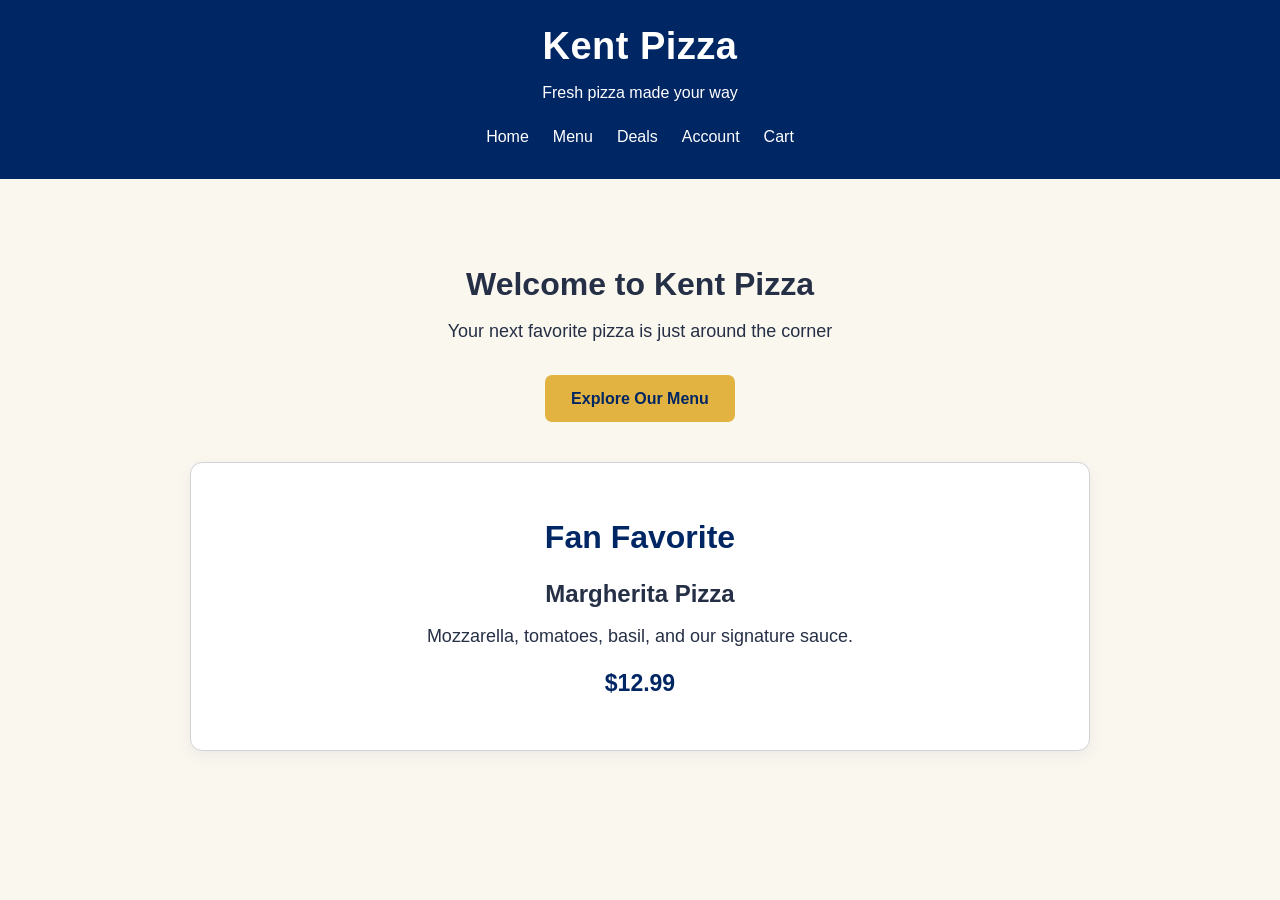
<file: index.html>
<!DOCTYPE html>
<html lang="en">
<head>
    <meta charset="UTF-8">
    <meta name="viewpoint" content="width=device-width, initial-scale=1.0">
    <title>Kent Pizza</title>
    <link rel="stylesheet" href="style.css">
</head>
<body>
    <header>
        <h1>Kent Pizza</h1>
        <p>Fresh pizza made your way</p>
        <nav>
            <a href="index.html">Home</a>
            <a href="menu.html">Menu</a>
            <a href="deals.html">Deals</a>
            <a href="account.html">Account</a>
            <a href="cart.html">Cart</a>
        </nav>
    </header>
    <main>
        <h2>Welcome to Kent Pizza</h2>
        <p>Your next favorite pizza is just around the corner</p>
        <a href="menu.html" class="button">Explore Our Menu</a>
        <section class="featured">
            <h2>Fan Favorite</h2>
            <h3>Margherita Pizza</h3>
            <p>Mozzarella, tomatoes, basil, and our signature sauce.</p>
            <p class="price">$12.99</p>
        </section>
    </main>
    <script src="script.js"></script>
</body>
</html>
</file>
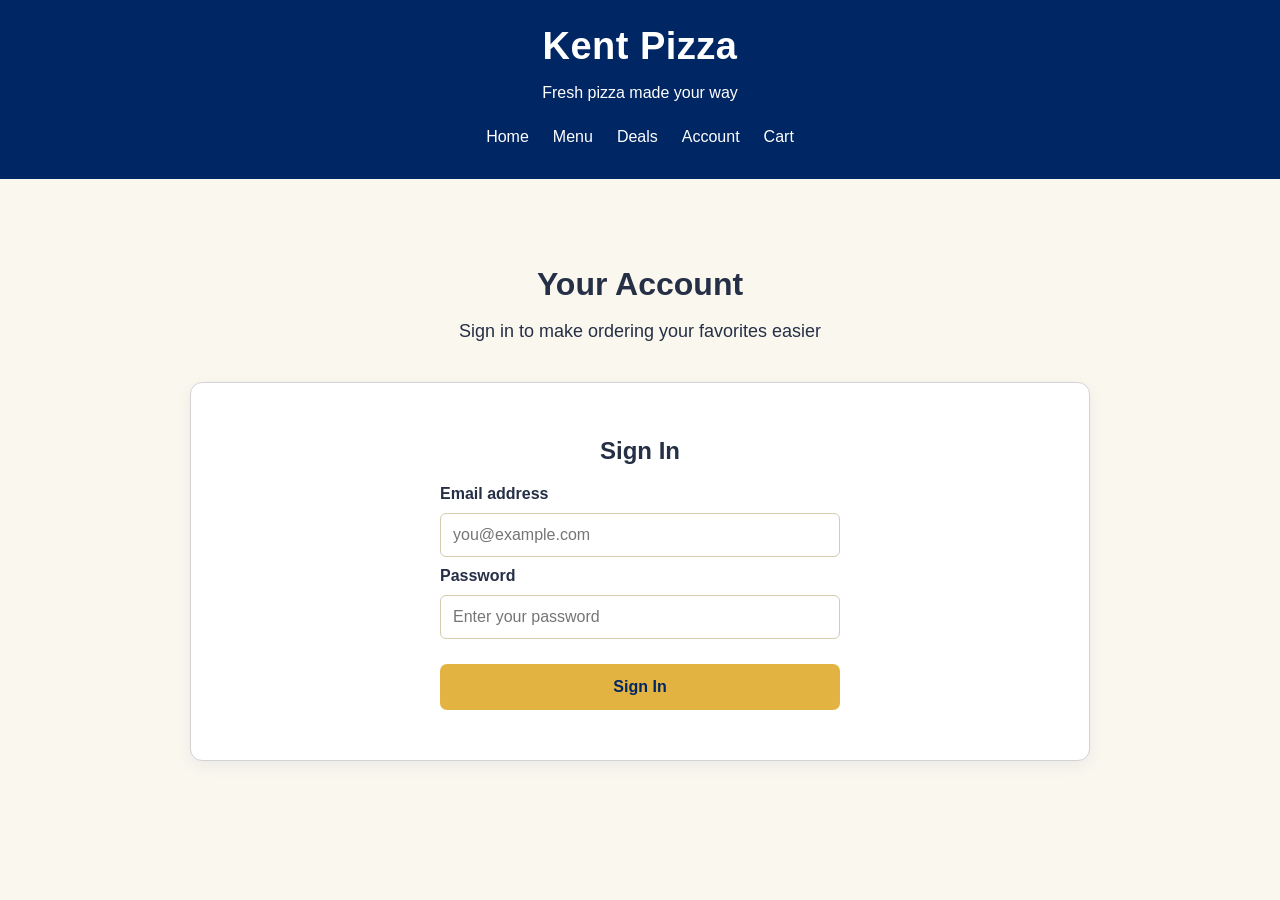
<file: account.html>
<!DOCTYPE html>
<html lang="en">
<head>
    <meta charset="UTF-8">
    <meta name="viewport" content="width=device-width, initial-scale=1.0">
    <title>Account | Kent Pizza</title>
    <link rel="stylesheet" href="style.css">
</head>
<body>
    <header>
        <h1>Kent Pizza</h1>
        <p>Fresh pizza made your way</p>

        <nav>
            <a href="index.html">Home</a>
            <a href="menu.html">Menu</a>
            <a href="deals.html">Deals</a>
            <a href="account.html">Account</a>
            <a href="cart.html">Cart</a>
        </nav>
    </header>

    <main>
        <h2>Your Account</h2>
        <p>Sign in to make ordering your favorites easier</p>

        <section class="featured">
            <h3>Sign In</h3>

            <form id="account-form">
                <label for="email">Email address</label>
                <input type="email" id="email" name="email" placeholder="you@example.com" required>

                <label for="password">Password</label>
                <input type="password" id="password" name="password" placeholder="Enter your password" required>

                <button type="submit" class="button">Sign In</button>
            </form>

            <p id="account-message" role="status"></p>
        </section>
    </main>

    <script src="script.js"></script>
</body>
</html>
</file>
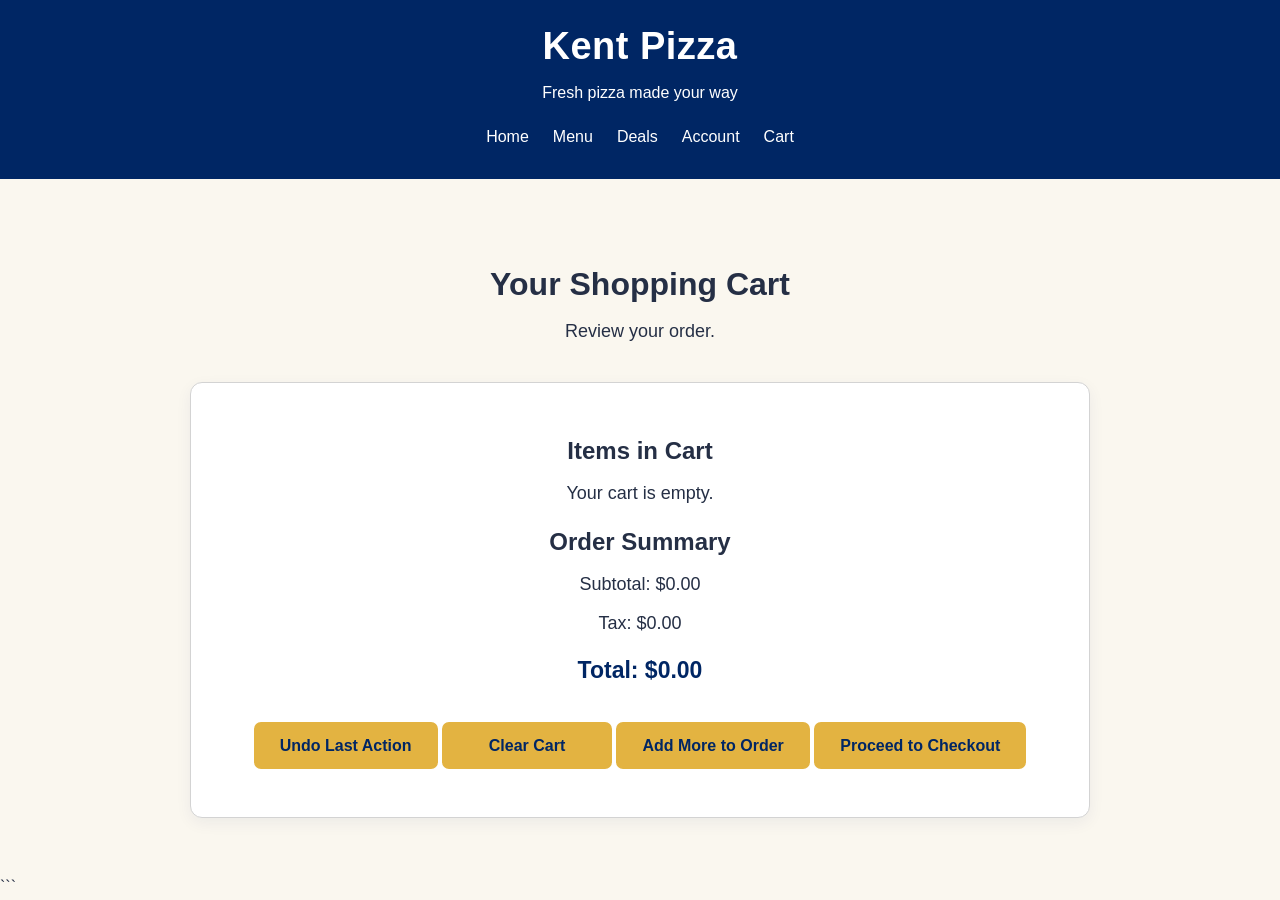
<file: cart.html>
<!DOCTYPE html>
<html lang="en">

<head>
  <meta charset="UTF-8">
  <meta name="viewport" content="width=device-width, initial-scale=1.0">
  <title>Shopping Cart - Kent Pizza</title>
  <link rel="stylesheet" href="style.css">
</head>

<body>
  <header>
    <h1>Kent Pizza</h1>
    <p>Fresh pizza made your way</p>
    <nav>
      <a href="index.html">Home</a>
      <a href="menu.html">Menu</a>
      <a href="deals.html">Deals</a>
      <a href="account.html">Account</a>
      <a href="cart.html">Cart</a>
    </nav>
  </header>

  <main>
    <h2>Your Shopping Cart</h2>
    <p>Review your order.</p>

    <section class="featured">
      <h3>Items in Cart</h3>

      <div id="cartItems">
        <p>Your cart is empty.</p>
      </div>

      <h3>Order Summary</h3>
      <p id="subtotal">Subtotal: $0.00</p>
      <p id="tax">Tax: $0.00</p>
      <p id="total" class="price">Total: $0.00</p>

      <button class="button" onclick="undoCartAction()">Undo Last Action</button>
      <button class="button" onclick="clearCart()">Clear Cart</button>
      <a href="customize.html" class="button">Add More to Order</a>
      <a href="checkout.html" class="button">Proceed to Checkout</a>

      <p id="message"></p>

    </section>
  </main>

  <script src="script.js"></script>
</body>

</html>
```
</file>
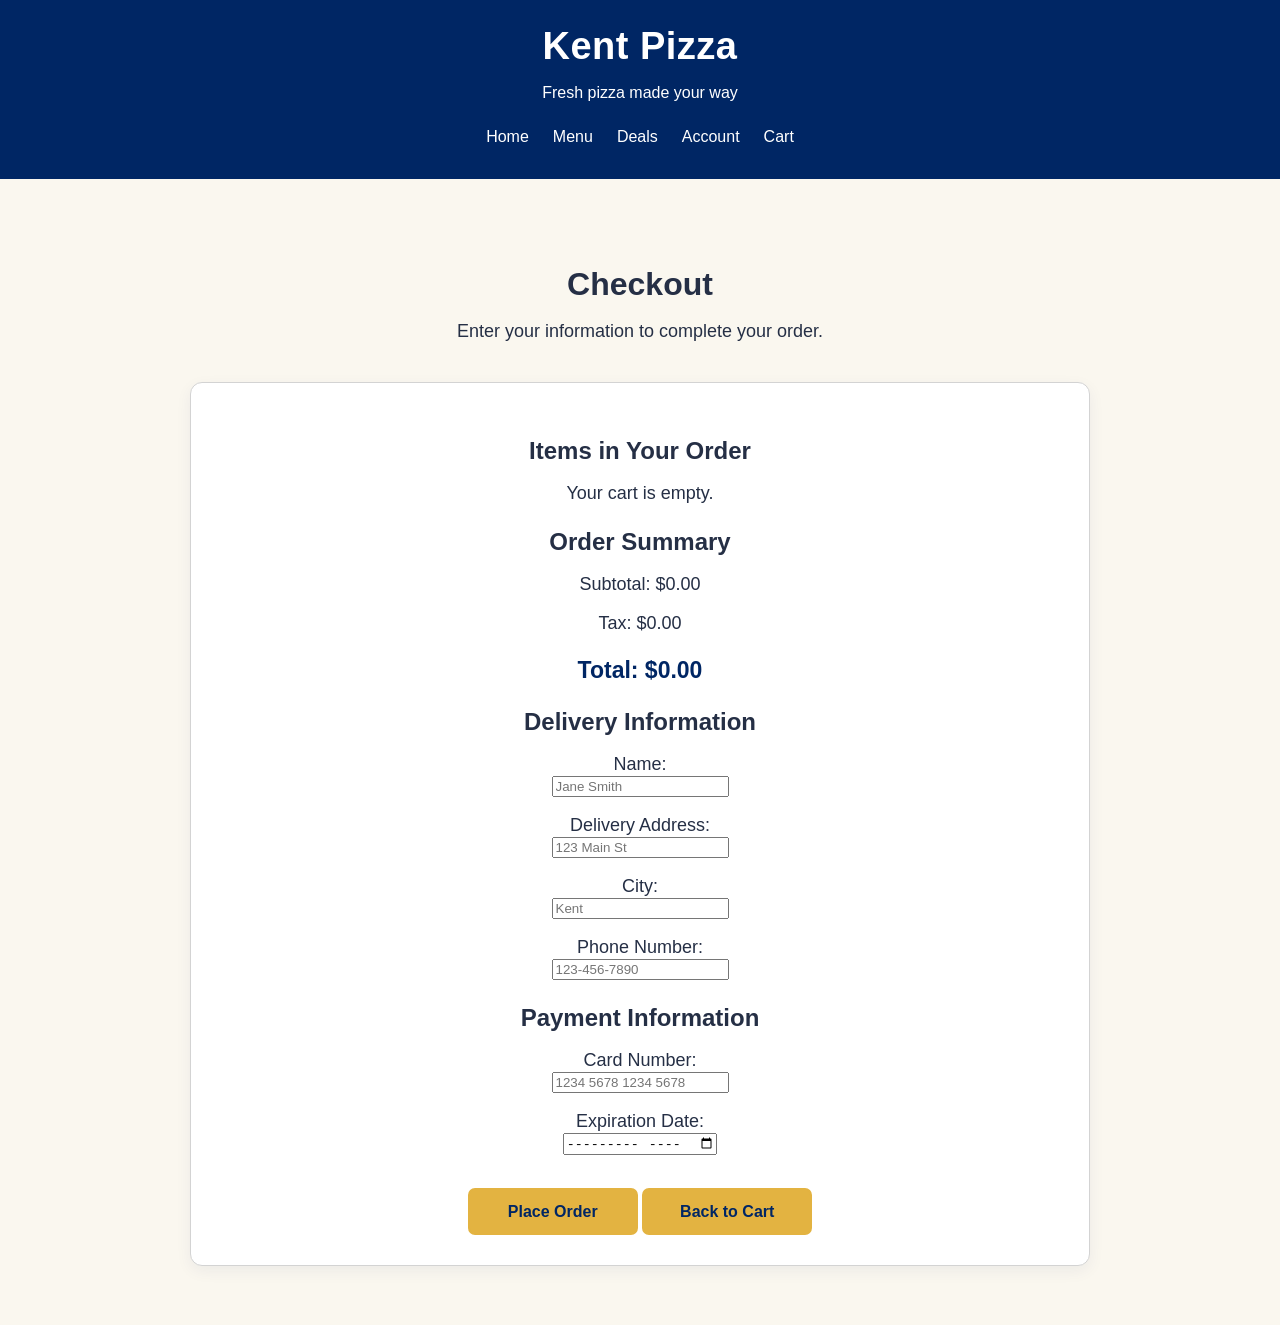
<file: checkout.html>
<!DOCTYPE html>
<html lang="en">

<head>
  <meta charset="UTF-8">
  <meta name="viewport" content="width=device-width, initial-scale=1.0">
  <title>Shopping Cart - Kent Pizza</title>
  <link rel="stylesheet" href="style.css">
</head>

<body>
  <header>
    <h1>Kent Pizza</h1>
    <p>Fresh pizza made your way</p>
    <nav>
      <a href="index.html">Home</a>
      <a href="menu.html">Menu</a>
      <a href="deals.html">Deals</a>
      <a href="account.html">Account</a>
      <a href="cart.html">Cart</a>
    </nav>
  </header>

<main>
  <h2>Checkout</h2>
  <p>Enter your information to complete your order.</p>

  <form id="checkoutForm">
    <section class="featured">
      <h3>Items in Your Order</h3>

      <div id="checkoutSummary">
        <p>Your cart is currently empty.</p>
      </div>

      <h3>Order Summary</h3>
      <p id="subtotal">Subtotal: $0.00</p>
      <p id="tax">Tax: $0.00</p>
      <p id="total" class="price">Total: $0.00</p>

      <h3>Delivery Information</h3>

      <p>
        <label for="name">Name:</label><br>
        <input type="text" id="name" name="name"
          placeholder="Jane Smith" autocomplete="name" required>
      </p>

      <p>
        <label for="address">Delivery Address:</label><br>
        <input type="text" id="address" name="address" placeholder="123 Main St"
          autocomplete="street-address" required>
      </p>

      <p>
        <label for="city">City:</label><br>
        <input type="text" id="city" name="city" placeholder="Kent"
          autocomplete="address-level2" required>
      </p>

      <p>
        <label for="phone">Phone Number:</label><br>
        <input type="tel" id="phone" name="phone" inputmode="numeric"
          pattern="[0-9]{3}-[0-9]{3}-[0-9]{4}" maxlength="12"
          title="Enter a 10-digit phone number like 123-456-7890"
          placeholder="123-456-7890" autocomplete="tel-national" required>
      </p>

      <h3>Payment Information</h3>

      <p>
        <label for="cardNumber">Card Number:</label><br>
        <input type="text" id="cardNumber" name="cardNumber" inputmode="numeric"
          pattern="[0-9]{4} [0-9]{4} [0-9]{4} [0-9]{4}" maxlength="19"
          title="Enter a 16-digit card number in groups of 4, like 1234 5678 1234 5678"
          placeholder="1234 5678 1234 5678" autocomplete="cc-number" required>
      </p>

      <p>
        <label for="expiry">Expiration Date:</label><br>
        <input type="month" id="expiry" name="expiry"
          title="Choose the month and year on your card, like 2028-05"
          placeholder="2028-05" autocomplete="cc-exp" required>
      </p>

      <p id="message"></p>

      <button class="button" type="submit">Place Order</button>

      <a href="cart.html" class="button">Back to Cart</a>

    </section>
  </form>
</main>

  <script src="script.js"></script>
</body>

</html>
</file>
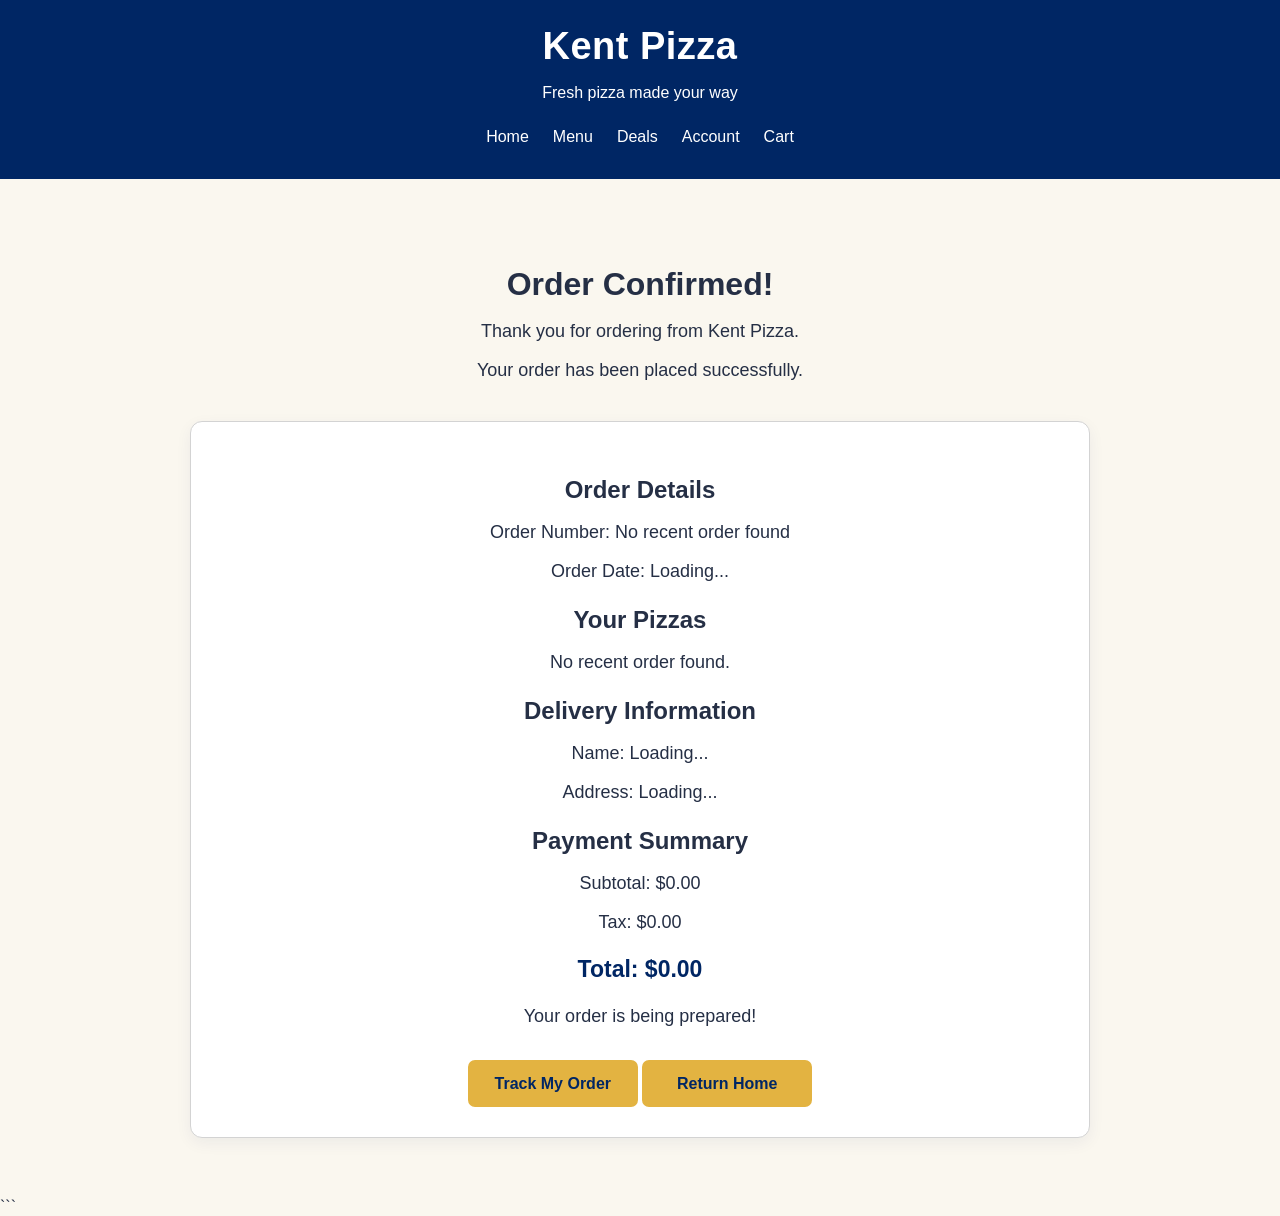
<file: confirmation.html>
<!DOCTYPE html>
<html lang="en">

<head>
  <meta charset="UTF-8">
  <meta name="viewport" content="width=device-width, initial-scale=1.0">
  <title>Order Confirmation - Kent Pizza</title>
  <link rel="stylesheet" href="style.css">
</head>

<body>
  <header>
    <h1>Kent Pizza</h1>
    <p>Fresh pizza made your way</p>
    <nav>
      <a href="index.html">Home</a>
      <a href="menu.html">Menu</a>
      <a href="deals.html">Deals</a>
      <a href="account.html">Account</a>
      <a href="cart.html">Cart</a>
    </nav>
  </header>

  <main>
    <h2>Order Confirmed!</h2>
    <p>Thank you for ordering from Kent Pizza.</p>
    <p>Your order has been placed successfully.</p>

    <section class="featured">
      <h3>Order Details</h3>

      <p id="orderNumber">Order Number: Loading...</p>
      <p id="orderDate">Order Date: Loading...</p>

      <h3>Your Pizzas</h3>
      <div id="confirmedItems">
        <p>Loading your order details...</p>
      </div>

      <h3>Delivery Information</h3>
      <p id="deliveryName">Name: Loading...</p>
      <p id="deliveryAddress">Address: Loading...</p>

      <h3>Payment Summary</h3>
      <p id="confirmedSubtotal">Subtotal: $0.00</p>
      <p id="confirmedTax">Tax: $0.00</p>
      <p id="confirmedTotal" class="price">Total: $0.00</p>

      <p id="message">Your order is being prepared!</p>

      <a href="tracking.html" class="button">Track My Order</a>
      <a href="index.html" class="button">Return Home</a>

    </section>
  </main>

  <script src="script.js"></script>
</body>

</html>
```
</file>
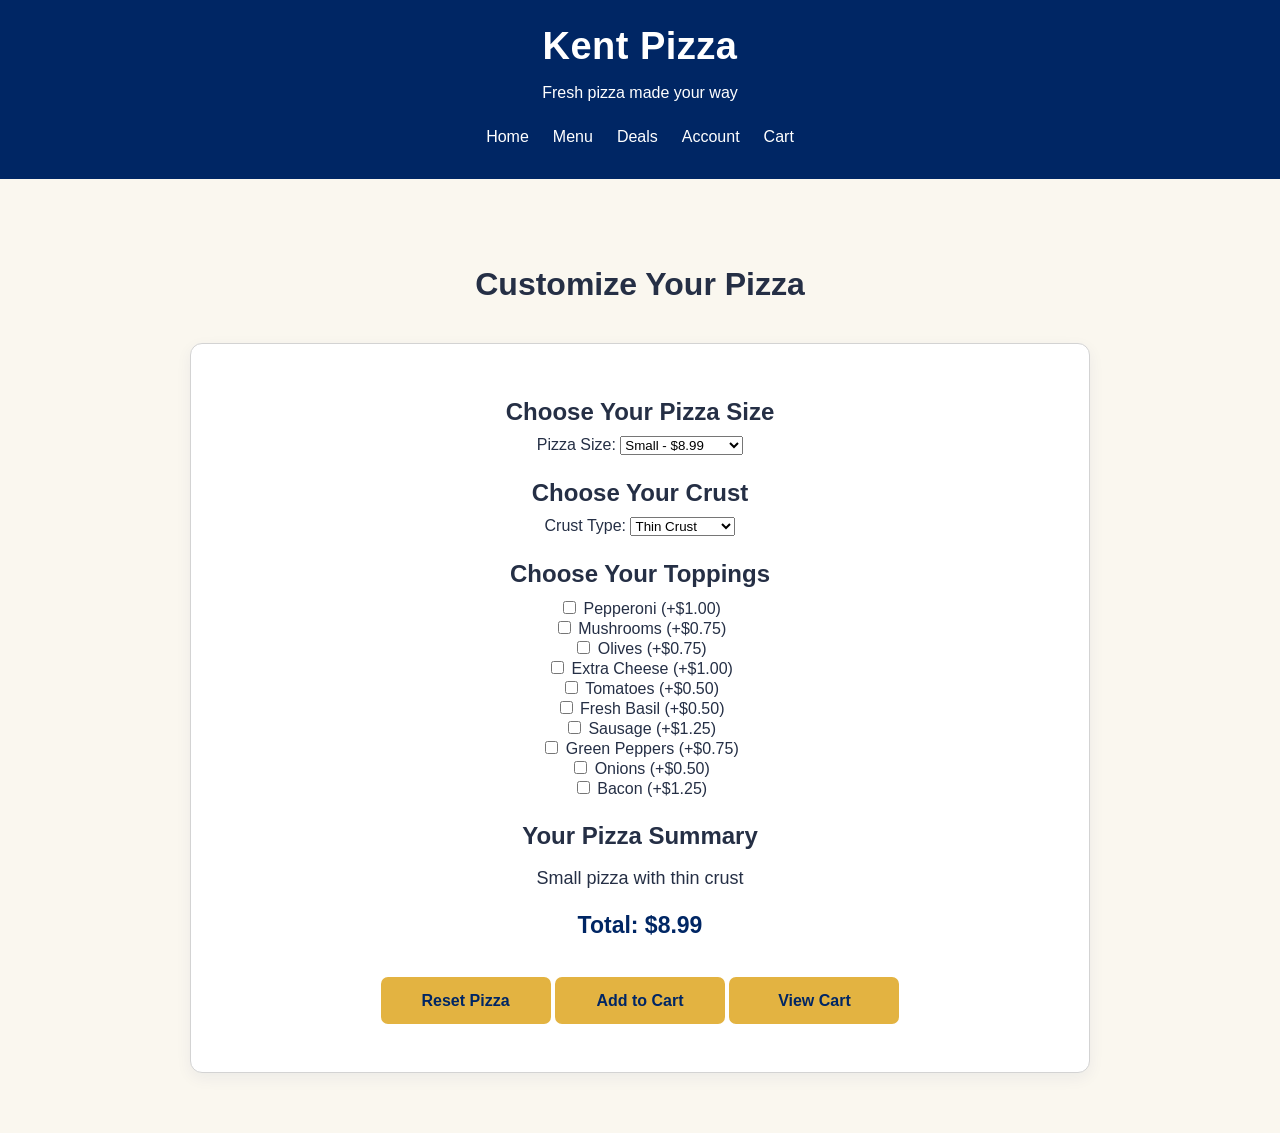
<file: customize.html>
<!DOCTYPE html>
<html lang="en">

<head>
  <meta charset="UTF-8">
  <meta name="viewport" content="width=device-width, initial-scale=1.0">
  <title>Customize Pizza - Kent Pizza</title>
  <link rel="stylesheet" href="style.css">
</head>

<body>
  <header>
    <h1>Kent Pizza</h1>
    <p>Fresh pizza made your way</p>
    <nav>
      <a href="index.html">Home</a>
      <a href="menu.html">Menu</a>
      <a href="deals.html">Deals</a>
      <a href="account.html">Account</a>
      <a href="cart.html">Cart</a>
    </nav>
  </header>

  <main>
    <h2>Customize Your Pizza</h2>

    <section class="featured">

<h3>Choose Your Pizza Size</h3>
<label for="pizzaSize">Pizza Size:</label>
<select id="pizzaSize">
  <option value="Small" selected>Small - $8.99</option>
  <option value="Medium">Medium - $12.99</option>
  <option value="Large">Large - $15.99</option>
</select>

<h3>Choose Your Crust</h3>
<label for="pizzaCrust">Crust Type:</label>
<select id="pizzaCrust">
  <option value="thin" selected>Thin Crust</option>
  <option value="regular">Regular Crust</option>
</select>

<h3>Choose Your Toppings</h3>
<label>
  <input type="checkbox" name="toppings"
         value="pepperoni" data-price="1.00">
  Pepperoni (+$1.00)
</label>
<br>

<label>
  <input type="checkbox" name="toppings"
         value="mushrooms" data-price="0.75">
  Mushrooms (+$0.75)
</label>
<br>

<label>
  <input type="checkbox" name="toppings"
         value="olives" data-price="0.75">
  Olives (+$0.75)
</label>
<br>

<label>
  <input type="checkbox" name="toppings"
         value="extra-cheese" data-price="1.00">
  Extra Cheese (+$1.00)
</label>

<br>
<label>
  <input type="checkbox" name="toppings" 
          value="tomatoes" data-price="0.50">
    Tomatoes (+$0.50)
</label>
<br>

<label>
  <input type="checkbox" name="toppings"
          value="basil" data-price="0.50">
    Fresh Basil (+$0.50)
</label>
<br>

<label>
  <input type="checkbox" name="toppings"
          value="sausage" data-price="1.25">
    Sausage (+$1.25)
</label>
<br>

<label>
  <input type="checkbox" name="toppings"
          value="green-peppers" data-price="0.75">
    Green Peppers (+$0.75)
</label>
<br>

<label>
  <input type="checkbox" name="toppings"
          value="onions" data-price="0.50">
    Onions (+$0.50)
</label>
<br>

<label>
  <input type="checkbox" name="toppings"
          value="bacon" data-price="1.25">
    Bacon (+$1.25)
</label>

      <h3>Your Pizza Summary</h3>
      <p id="pizzaSummary">Small pizza with thin crust</p>
      <p id="pizzaPrice" class="price">Total: $8.99</p>

      <button class="button" onclick="undoPizza()">Reset Pizza</button>
      <button class="button" onclick="addPizzaToCart()">Add to Cart</button>
      <a href="cart.html" class="button">View Cart</a>
      <p id="message"></p>

    </section>
  </main>

  <script src="script.js"></script>
</body>

</html>
</file>
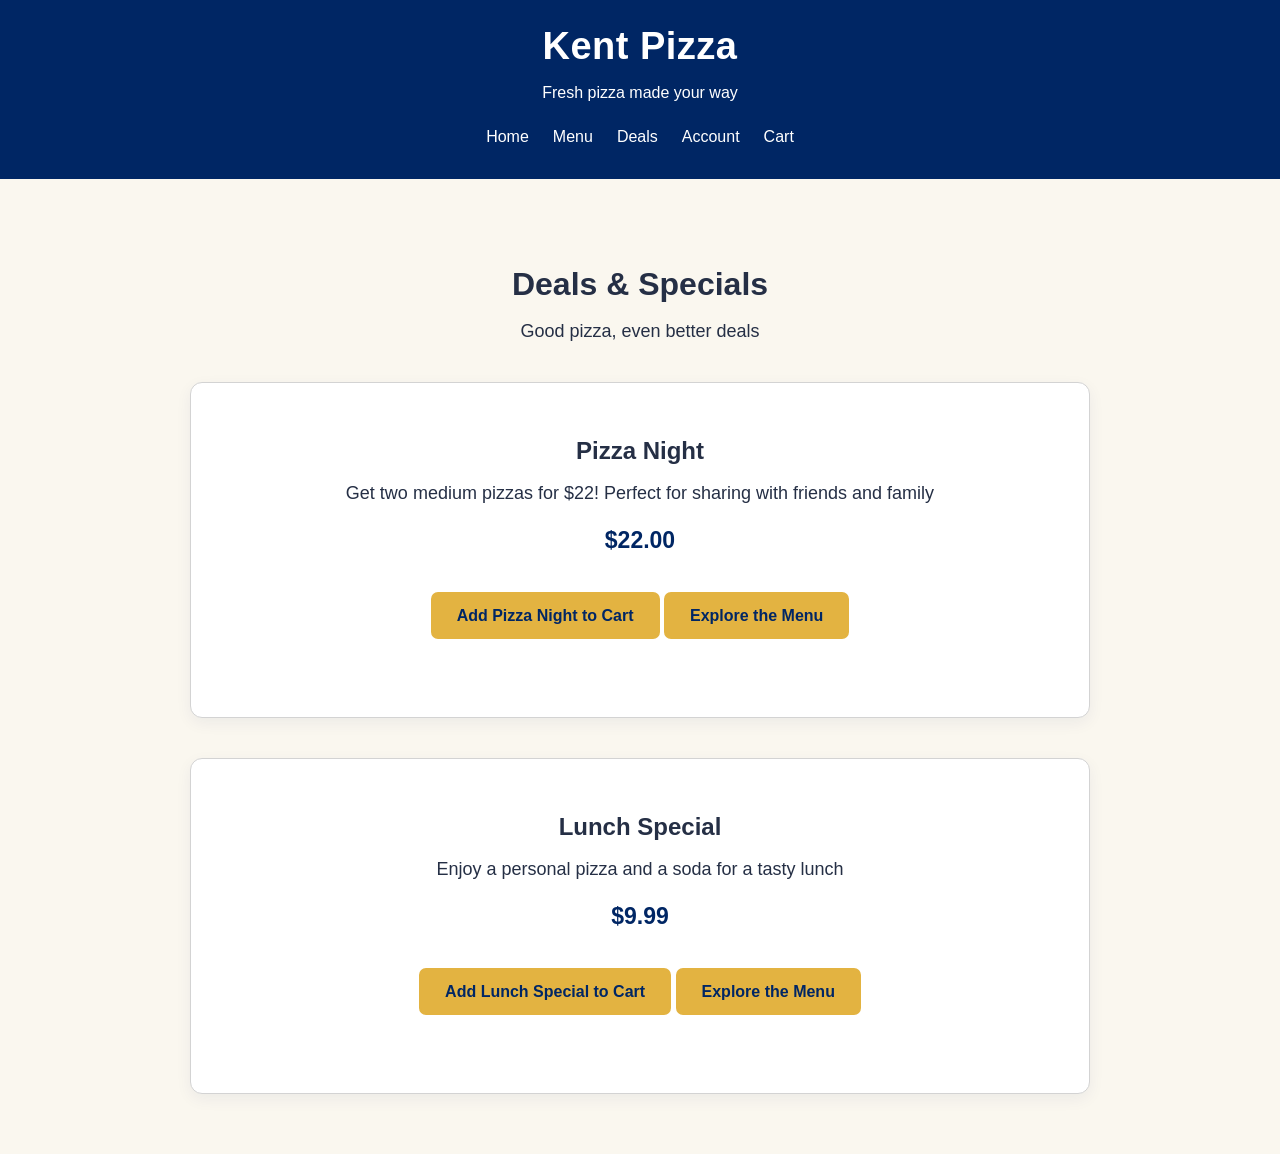
<file: deals.html>
<!DOCTYPE html>
<html lang="en">
<head>
    <meta charset="UTF-8">
    <meta name="viewport" content="width=device-width, initial-scale=1.0">
    <title>Deals | Kent Pizza</title>
    <link rel="stylesheet" href="style.css">
</head>
<body>
    <header>
        <h1>Kent Pizza</h1>
        <p>Fresh pizza made your way</p>

        <nav>
            <a href="index.html">Home</a>
            <a href="menu.html">Menu</a>
            <a href="deals.html">Deals</a>
            <a href="account.html">Account</a>
            <a href="cart.html">Cart</a>
        </nav>
    </header>

    <main>
        <h2>Deals & Specials</h2>
        <p>Good pizza, even better deals</p>

        <section class="featured">
            <h3>Pizza Night</h3>
            <p>Get two medium pizzas for $22! Perfect for sharing with friends and family</p>
            <p class="price">$22.00</p>

            

            <button type="button" class="button deal-button" data-deal="Pizza Night">
                Add Pizza Night to Cart
            </button>
            <a href="menu.html" class="button">Explore the Menu</a>
            <p class="deal-message" id="pizza-night-message" role="status" aria-live="polite"></p>
        </section>

        <section class="featured">
            <h3>Lunch Special</h3>
            <p>Enjoy a personal pizza and a soda for a tasty lunch</p>
            <p class="price">$9.99</p>

            <button type="button" class="button deal-button" data-deal="Lunch Special">
                Add Lunch Special to Cart
            </button>
            <a href="menu.html" class="button">Explore the Menu</a>
            <p class="deal-message" id="lunch-special-message" role="status" aria-live="polite"></p>
        </section>
    </main>
    <p id="deal-message" role="status" aria-live="polite"></p>

    <div id="deal-modal" class="deal-modal" hidden>
        <div class="deal-modal-content">
            <button type="button" id="close-deal-modal" class="modal-close" aria-label="Close">&times;</button>
            <h2 id="deal-modal-title">Customize Your Deal</h2>
            <p id="deal-modal-description"></p>
            <div id="pizza-night-options" hidden>
                <h3>Pizza 1 - Choose 1-2 toppings</h3>
                <div id="night-pizza-1-options" class="deal-toppings"></div>
                <h3>Pizza 2 - Choose 1-2 toppings</h3>
                <div id="night-pizza-2-options" class="deal-toppings"></div>
            </div>
            <div id="lunch-options" hidden>
                <h3>Pizza - Choose your toppings</h3>
                <div id="lunch-topping-options" class="deal-toppings"></div>
                <h3>Choose a drink</h3>
                <label for="lunch-drink">Drink:</label>
                <select id="lunch-drink">
                    <option value="Coke">Coke</option>
                    <option value="Sprite">Sprite</option>
                    <option value="Root Beer">Root Beer</option>
                    <option value="Water">Water</option>
                </select>
            </div>
            <div class="modal-actions">
                <button type="button" id="cancel-deal" class="button">Cancel</button>
                <button type="button" id="confirm-deal" class="button">Add to Cart</button>
            </div>
            <p id="modal-deal-message" role="status" aria-live="polite"></p>
        </div>
    </div>

    <script src="script.js"></script>
</body>
</html>
</file>
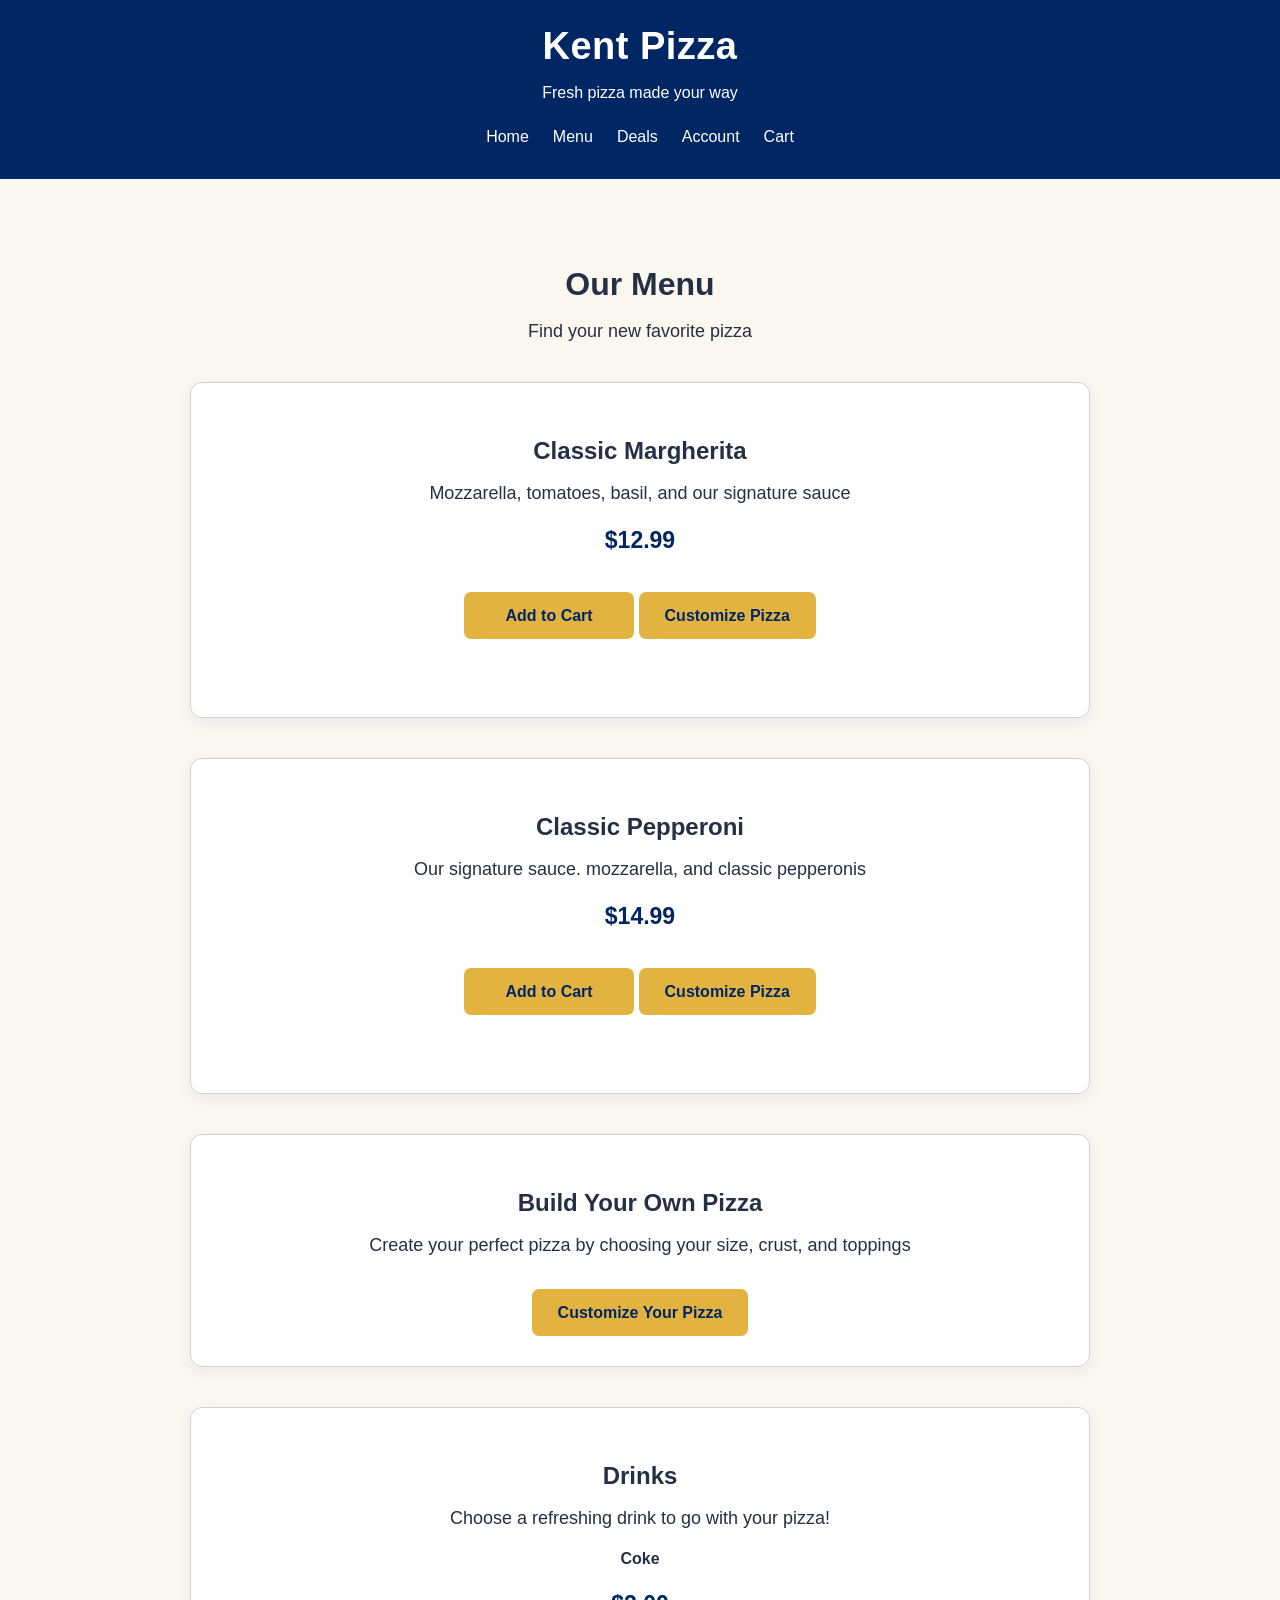
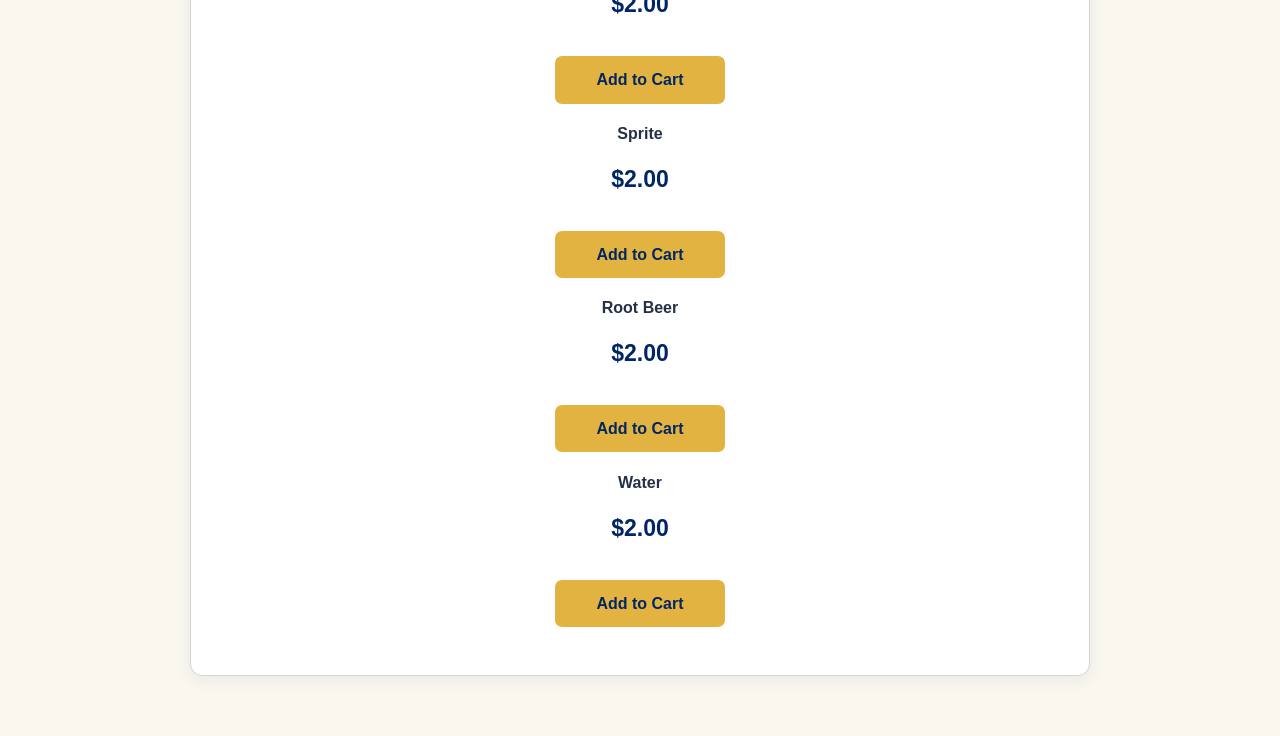
<file: menu.html>
<!DOCTYPE html>
<html lang="en">
    <head>
        <meta charset="UTF-8">
        <meta name="viewport" content="width=device-width, initial-scale=1.0">
        <title>Menu | Kent Pizza</title>
        <link rel="stylesheet" href="style.css">
    </head>
    <body>
        <header>
            <h1>Kent Pizza</h1>
            <p>Fresh pizza made your way</p>

            <nav>
                <a href="index.html">Home</a>
                <a href="menu.html">Menu</a>
                <a href="deals.html">Deals</a>
                <a href="account.html">Account</a>
                <a href="cart.html">Cart</a>
            </nav>
        </header>

        <main>
            <h2>Our Menu</h2>
            <p>Find your new favorite pizza</p>

            <section class="featured">
                <h3>Classic Margherita</h3>
                <p>Mozzarella, tomatoes, basil, and our signature sauce</p>
                <p class="price">$12.99</p>

                <button type="button" class="button" onclick="addSpecialityPizza('Classic Margherita', ['mozzarella', 'tomatoes', 'basil'], 12.99)">
                    Add to Cart
                </button>
                <a href="customize.html?pizza=margherita" class="button">
                    Customize Pizza
                </a> 
                <p class="pizza-message" id="margherita-message" role="status" aria-live="polite"></p>
            </section>

            <section class="featured">
                <h3>Classic Pepperoni</h3>
                <p>Our signature sauce. mozzarella, and classic pepperonis</p>
                <p class="price">$14.99</p>
                <button type="button" class="button" onclick="addSpecialityPizza('Classic Pepperoni', ['mozzarella', 'pepperoni'], 14.99)">
                    Add to Cart
                </button>
                <a href="customize.html?pizza=pepperoni" class="button">
                    Customize Pizza
                </a>
                <p class="pizza-message" id="pepperoni-message" role="status" aria-live="polite"></p>
            </section>

            <section class="featured">
                <h3>Build Your Own Pizza</h3>
                <p>Create your perfect pizza by choosing your size, crust, and toppings</p>
                <a href="customize.html" class="button">Customize Your Pizza</a>
            </section>

            <section class="featured">
                <h3>Drinks</h3>
                <p>Choose a refreshing drink to go with your pizza!</p>
                <div class="menu-item">
                    <h4>Coke</h4>
                    <p class="price">$2.00</p>
                    <button type="button" class="button drink-button" data-drink="Coke" data-price="2.00">
                        Add to Cart
                    </button>
                    <p class="drink-message" role="status" aria-live="polite"></p>
                </div>
                <div class="menu-item">
                    <h4>Sprite</h4>
                    <p class="price">$2.00</p>
                    <button type="button" class="button drink-button" data-drink="Sprite" data-price="2.00">
                        Add to Cart
                    </button>
                    <p class="drink-message" role="status" aria-live="polite"></p>
                </div>
                <div class="menu-item">
                    <h4>Root Beer</h4>
                    <p class="price">$2.00</p>
                    <button type="button" class="button drink-button" data-drink="Root Beer" data-price="2.00">
                        Add to Cart
                    </button>
                    <p class="drink-message" role="status" aria-live="polite"></p>
                </div>
                <div class="menu-item">
                    <h4>Water</h4>
                    <p class="price">$2.00</p>
                    <button type="button" class="button drink-button" data-drink="Water" data-price="2.00">
                        Add to Cart
                    </button>
                    <p class="drink-message" role="status" aria-live="polite"></p>
                </div>
            </section>
            

            
        </main>

        <script src="script.js"></script>
    </body>
</html>
</file>
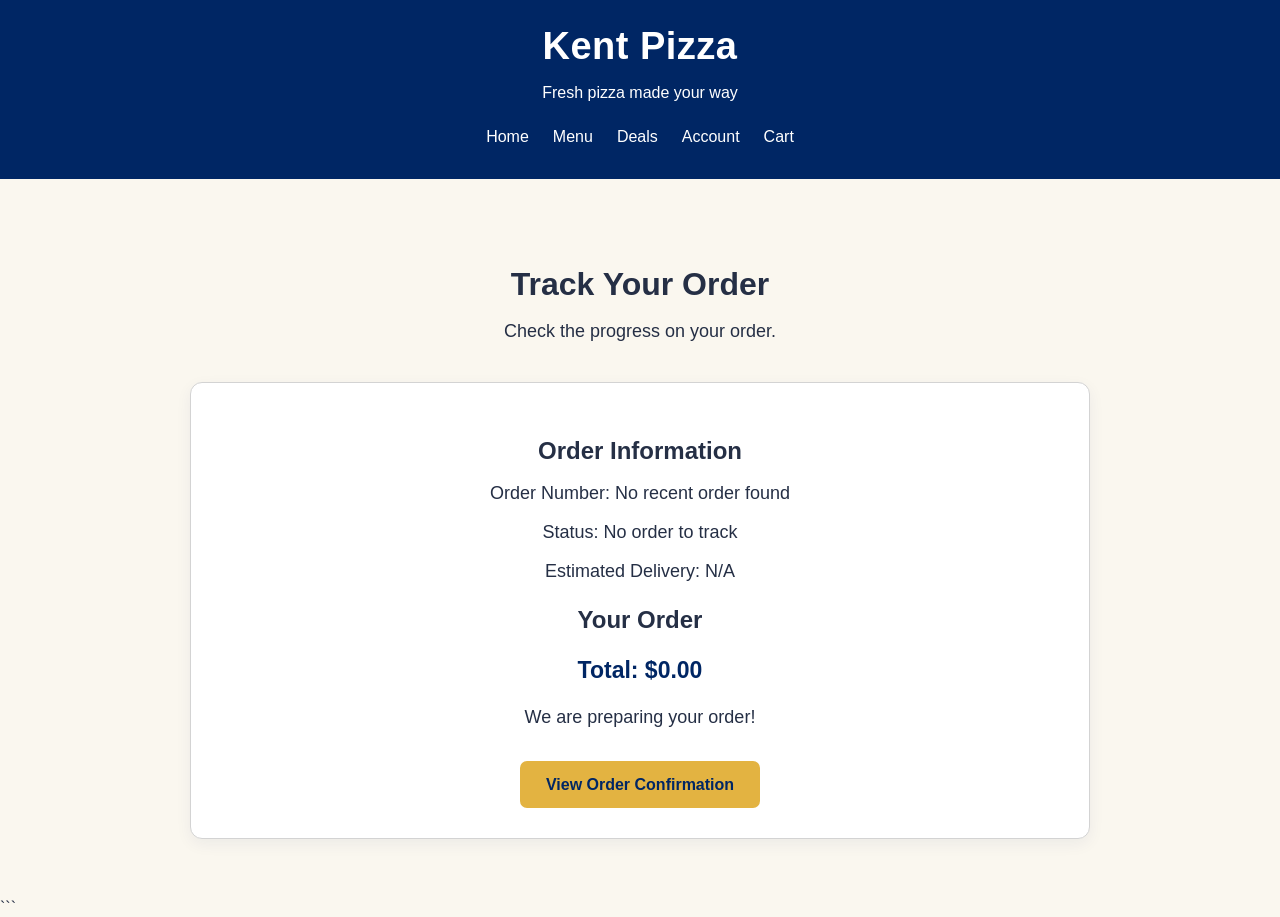
<file: tracking.html>
<!DOCTYPE html>
<html lang="en">

<head>
  <meta charset="UTF-8">
  <meta name="viewport" content="width=device-width, initial-scale=1.0">
  <title>Order Tracking - Kent Pizza</title>
  <link rel="stylesheet" href="style.css">
</head>

<body>
  <header>
    <h1>Kent Pizza</h1>
    <p>Fresh pizza made your way</p>
    <nav>
      <a href="index.html">Home</a>
      <a href="menu.html">Menu</a>
      <a href="deals.html">Deals</a>
      <a href="account.html">Account</a>
      <a href="cart.html">Cart</a>

    </nav>
  </header>

  <main>
    <h2>Track Your Order</h2>
    <p>Check the progress on your order.</p>

    <section class="featured">
      <h3>Order Information</h3>

      <p id="orderNumber">Order Number: Loading...</p>
      <p id="orderStatus">Status: Order Received</p>
      <p id="estimatedDelivery">Estimated Delivery: 30-45 minutes</p>

      <h3>Your Order</h3>
      <p id="trackingTotal" class="price">Total: $0.00</p>

      <p>We are preparing your order!</p>

      <a href="confirmation.html" class="button">View Order Confirmation</a>

    </section>
  </main>

  <script src="script.js"></script>
</body>

</html>
```
</file>
<file: style.css>
body{
    background-color: #FAF7EF;
    color: #252F45;
    font-family: Arial, sans-serif;
    margin: 0;
}

header{
    background-color: #002664;
    color: #FFFFFF;
    padding: 25px;
    text-align: center;
}

header h1{
    font-size: 38px;
    margin: 0;
    letter-spacing: 0.5px;
}

nav{
    display: flex;
    justify-content: center;
    gap: 20px;
    margin-top: 20px;
}

nav a{
    color: white;
    text-decoration: none;
    padding: 6px 2px;
    border-bottom: 2px solid transparent;
    transition: color 0.2s, border-color 0.2s;
}

nav a:hover{
    color: #E3B341;
    border-bottom-color: #E3B341
}

main{
    max-width: 900px;
    margin: 40px auto;
    padding: 20px;
    text-align: center;
}

main h2{
    font-size: 32px;
    margin-bottom: 15px;
}

main p{
    font-size: 18px;
    line-height: S1.6;
}

.button{
    display: inline-block;
    background-color: #E3B341;
    color: #002664;
    border: 2px solid #E3B341;
    padding: 12px 24px;
    margin-top: 15px;
    border-radius: 7px;
    transition: background-color 0.2s, color 0.2s;
    text-decoration: none;
    font-weight: bold;
    align-items: center;
    justify-content: center;
    box-sizing: border-box;
    min-width: 170px;
    min-height: 46px;
    font-family: inherit;
    font-size: 16px;
    line-height: 1.2;
    text-align: center;
    cursor: pointer;
}

.button:hover{
    background-color: #002664;
    color: #FFFFFF;
    border-color: #002664;
}

.featured{
    border-top: 4px solid #E3B341;
    box-shadow: 0 5px 16px rgba(0, 38, 100, 0.06);
    background-color: #FFFFFF;
    padding: 30px;
    margin-top: 40px;
    border-radius: 12px;
    border: 1px solid lightgrey;
}

.featured h2{
    color: #002664;
}

.featured h3{
    font-size: 24px;
    margin-bottom: 10px;
}

.price{
    font-size: 23px;
    font-weight: bold;
    color: #002664;
}

#account-form{
    display: flex;
    flex-direction: column;
    gap: 10px;
    max-width: 400px;
    margin: 20px auto;
    text-align: left;
}

#account-form input{
    padding: 12px;
    border: 1px solid #D5CBAF;
    border-radius: 6px;
    font-size: 16px;
}

#account-form label{
    font-weight: bold;
}

#account-form button{
    cursor: pointer;
    border: none;
    font-size: 16px;
}

#account-message{
    text-align: center;
    font-weight: bold;
    color: #002664;
}

.pizza-message{
    color: #002664;
    font-weight: bold;
    margin-top: 10px;
    min-height: 20px;
    opacity: 0;
    transition: opacity 0.8s ease;
}

.pizza-message.show{
    opacity: 1;
}

.deal-message{
    color: #002664;
    font-weight: bold;
    margin-top: 10px;
    min-height: 20px;
    opacity: 0;
    transition: opacity 0.8s ease;
}

.deal-message.show{
    opacity: 1;
}

.deal-modal[hidden]{
    display: none;
}

.deal-modal{
    position: fixed;
    inset: 0;
    z-index: 1000;
    display: flex;
    align-items: center;
    justify-content: center;
    padding: 20px;
    background: rgba(0, 0, 0, 0.6);
}

.deal-modal-content{
    position: relative;
    box-sizing: border-box;
    width: 100%;
    max-width: 560px;
    max-height: 85vh;
    overflow-y: auto;
    padding: 30px;
    background: #FFFFFF;
    color:#002664;
    border-radius: 12px;
    box-shadow: 0 8px 30px rgba(0, 0, 0, 0.25);
    text-align: left;
}

.deal-model-content h2{
    margin-top: 0;
    text-align: center;
}

.modal-close{
    position: absolute;
    top: 10px;
    right: 15px;
    border: none;
    background: transparent;
    color:#002664;
    font-size: 30px;
    cursor: pointer;
}

.deal-toppings{
    display: grid;
    grid-display-columns: repeat(2, minmax(0, 1fr));
    gap: 10px;
    margin-bottom: 22px;
}

.deal-toppings label{
    display: flex;
    align-items: center;
    gap: 7px;
}

.deal-modal-content select{
    display: block;
    width: 100%;
    padding: 10px;
    margin-top: 8px;
}

.modal-actions{
    display: flex;
    justify-content: flex-end;
    flex-wrap: wrap;
    gap: 10px;
    margin-top: 24px;
}

.modal-actions .button{
    margin-top: 0;
}

@media (max-width: 480px){
    .deal-modal-content{
        padding: 24px 18px;
    }
    .deal-toppings{
        grid-template-columns: 1fr;
    }
}
</file>
